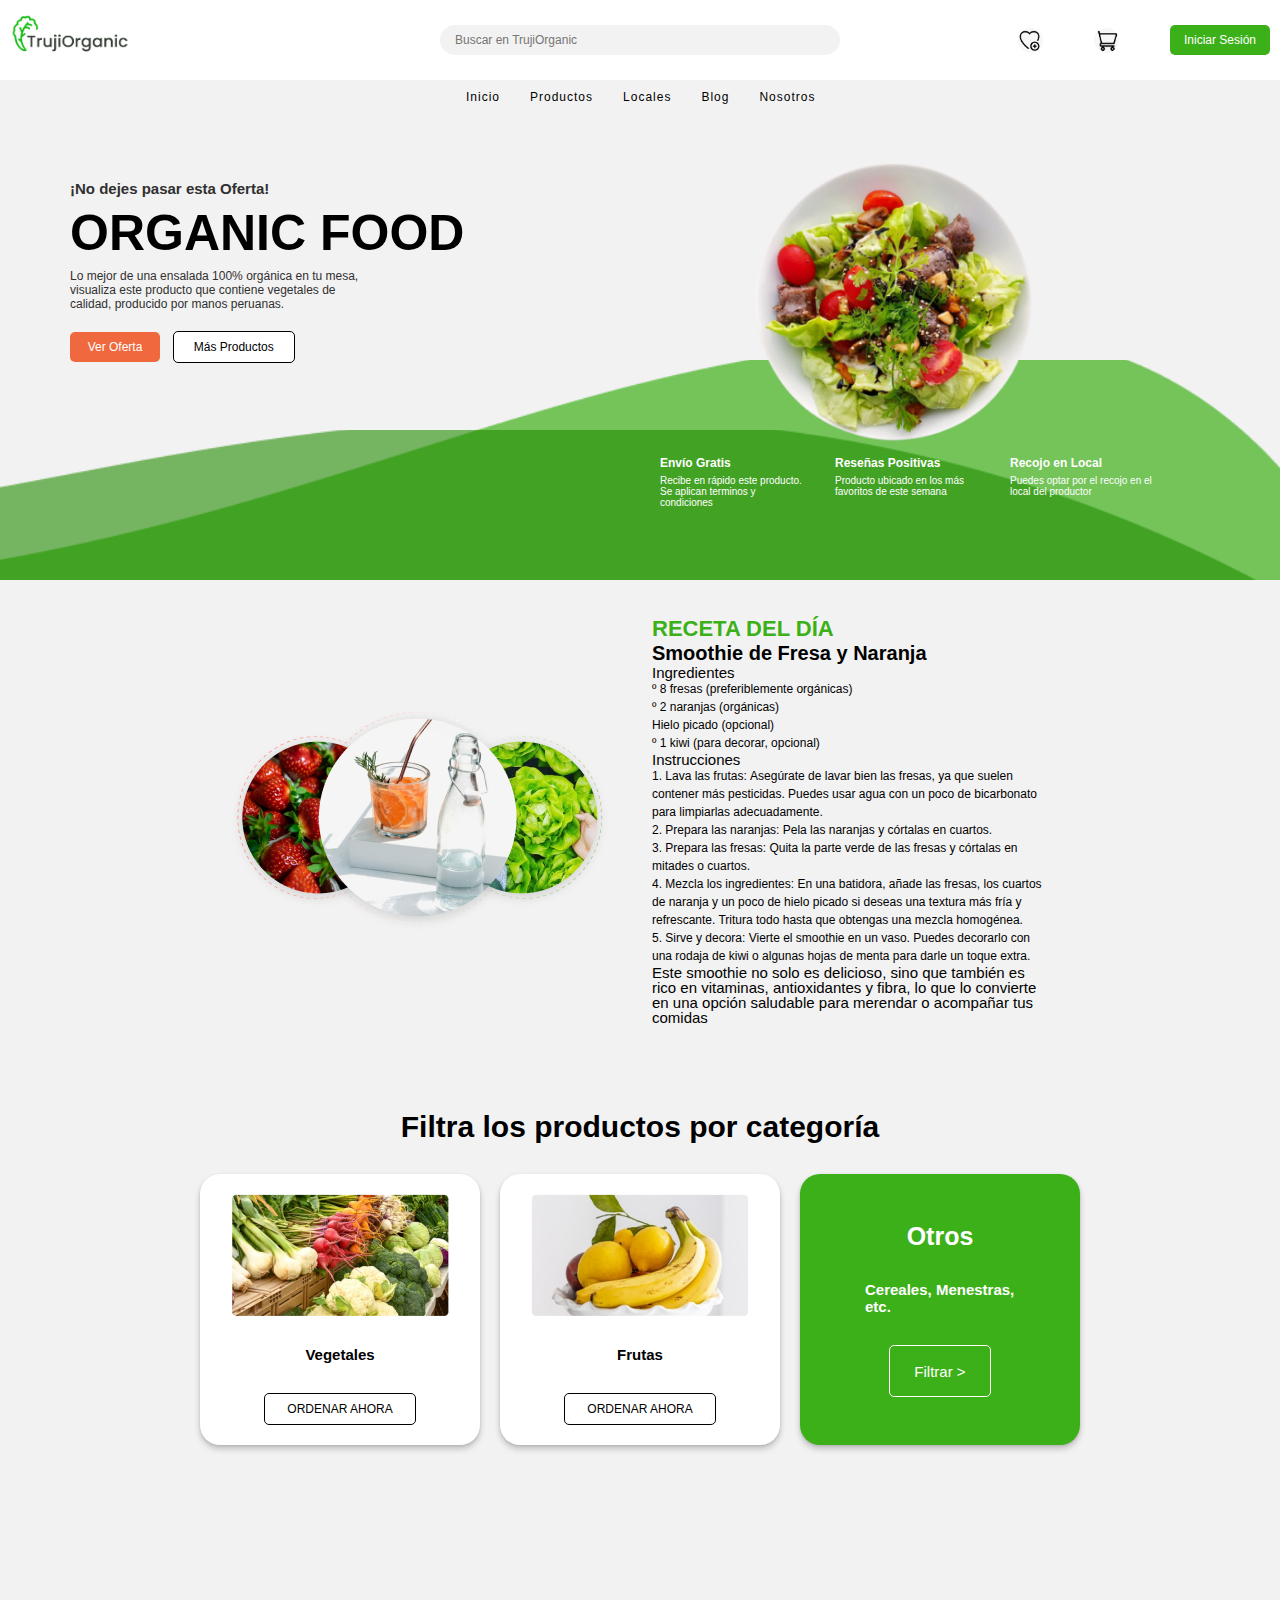
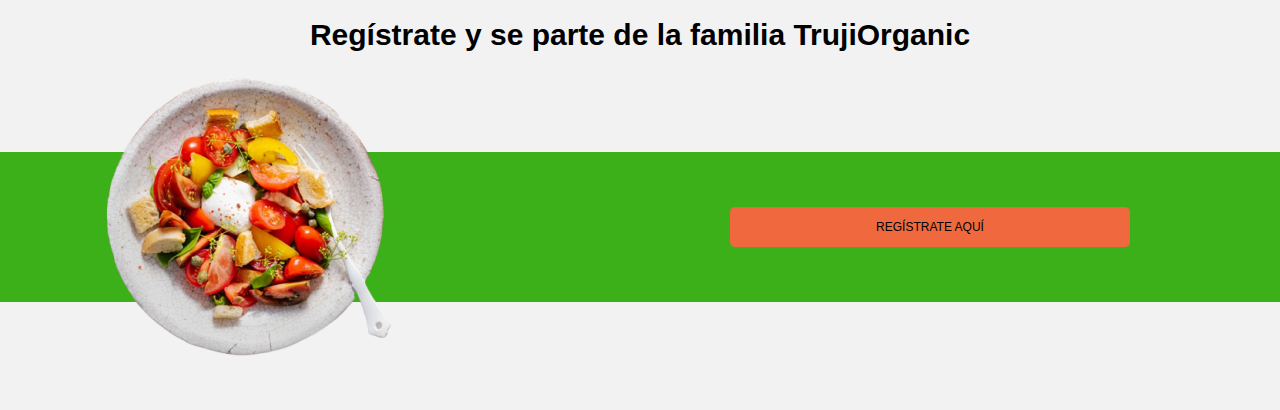
<file: index.html>
<!DOCTYPE html>
<html lang="en">
  <head>
    <meta charset="UTF-8" />
    <meta name="viewport" content="width=device-width, initial-scale=1.0" />
    <meta name="description" content="Página Estática IHM" />
    <title>ORGANIC FOOD</title>
    <link rel="stylesheet" href="styles.css" />
  </head>
  <body>
    <header>
      <div class="header-logo">
        <img src="./assets//img/logoTrujiOrganic.jpeg" alt="logo secundario" />
      </div>
      <div class="header-buscador">
        <input type="text" placeholder="Buscar en TrujiOrganic" />
        <i></i>
      </div>
      <div class="header-acciones">
        <i class="acciones-img1"></i>
        <i class="acciones-img2"></i>
        <button>Iniciar Sesión</button>
      </div>
      <div class="header-navegacion">
        <nav>
          <ul class="header-navegacion-lista">
            <li><a href="#">Inicio</a></li>
            <li><a href="#">Productos</a></li>
            <li><a href="#">Locales</a></li>
            <li><a href="#">Blog</a></li>
            <li><a href="#">Nosotros</a></li>
          </ul>
        </nav>
      </div>
    </header>
    <main>
      <section class="main-presentacion">
        <section class="presentacion-izquierda">
          <div class="presentacion-izquierda-info">
            <h4>¡No dejes pasar esta Oferta!</h4>
            <h1>ORGANIC FOOD</h1>
            <p>
              Lo mejor de una ensalada 100% orgánica en tu mesa, visualiza este
              producto que contiene vegetales de calidad, producido por manos
              peruanas.
            </p>
          </div>
          <div class="presentacion-izquierda-acciones">
            <button>Ver Oferta</button>
            <button>Más Productos</button>
          </div>
          <div class="carrusel"></div>
        </section>
        <section class="presentacion-derecha">
          <div class="imagen">
            <img src="./assets/img/ensalada.png" alt="ensalada" />
          </div>
          <div class="secciones">
            <div class="secciones1">
              <h5>Envío Gratis</h5>
              <p>
                Recibe en rápido este producto. Se aplican terminos y
                condiciones
              </p>
            </div>
            <div class="secciones2">
              <h5>Reseñas Positivas</h5>
              <p>Producto ubicado en los más favoritos de este semana</p>
            </div>
            <div class="secciones3">
              <h5>Recojo en Local</h5>
              <p>Puedes optar por el recojo en el local del productor</p>
            </div>
          </div>
        </section>
        <div class="vector1"></div>
        <div class="vector2"></div>
      </section>
      <section class="receta">
        <div class="receta-imagen">
          <img
            src="./assets/./img/wrapper.png"
            alt="Smoothie de Fresa y Naranja"
          />
        </div>
        <div class="receta-pasos">
          <h3>RECETA DEL DÍA</h3>
          <h2>Smoothie de Fresa y Naranja</h2>
          <p>Ingredientes</p>
          <ul>
            <li>º 8 fresas (preferiblemente orgánicas)</li>
            <li>º 2 naranjas (orgánicas)</li>
            <li>Hielo picado (opcional)</li>
            <li>º 1 kiwi (para decorar, opcional)</li>
          </ul>
          <p>Instrucciones</p>
          <ul>
            <li>
              1. Lava las frutas: Asegúrate de lavar bien las fresas, ya que
              suelen contener más pesticidas. Puedes usar agua con un poco de
              bicarbonato para limpiarlas adecuadamente.
            </li>
            <li>
              2. Prepara las naranjas: Pela las naranjas y córtalas en cuartos.
            </li>
            <li>
              3. Prepara las fresas: Quita la parte verde de las fresas y
              córtalas en mitades o cuartos.
            </li>
            <li>
              4. Mezcla los ingredientes: En una batidora, añade las fresas, los
              cuartos de naranja y un poco de hielo picado si deseas una textura
              más fría y refrescante. Tritura todo hasta que obtengas una mezcla
              homogénea.
            </li>
            <li>
              5. Sirve y decora: Vierte el smoothie en un vaso. Puedes decorarlo
              con una rodaja de kiwi o algunas hojas de menta para darle un
              toque extra.
            </li>
          </ul>
          <p>
            Este smoothie no solo es delicioso, sino que también es rico en
            vitaminas, antioxidantes y fibra, lo que lo convierte en una opción
            saludable para merendar o acompañar tus comidas
          </p>
        </div>
      </section>
      <section class="productos">
        <h2>Filtra los productos por categoría</h2>
        <div class="contenedor">
          <div class="contenedor1">
            <img src="./assets/img/vegetales.png" alt="">
            <h4>Vegetales</h4>
            <button>ORDENAR AHORA</button>
          </div>
          <div class="contenedor2">
            <img src="./assets/img/frutas.png" alt="">
            <h4>Frutas</h4>
            <button>ORDENAR AHORA</button>
          </div>
          <div class="contenedor3">
            <h4>Otros</h4>
            <h5>Cereales, Menestras, etc.</h5>
            <button>Filtrar > </button>
          </div>
        </div>
      </section>
      <section class="registro">
        <h2>Regístrate y se parte de la familia TrujiOrganic</h2>
        <div class="registro-contenedor">
          <img src="./assets/img/ensalada2.png" alt="imagen de ensalada">
          <button>REGÍSTRATE AQUÍ</button>
        </div>
      </section>
    </main>
    <footer></footer>
  </body>
</html>
</file>
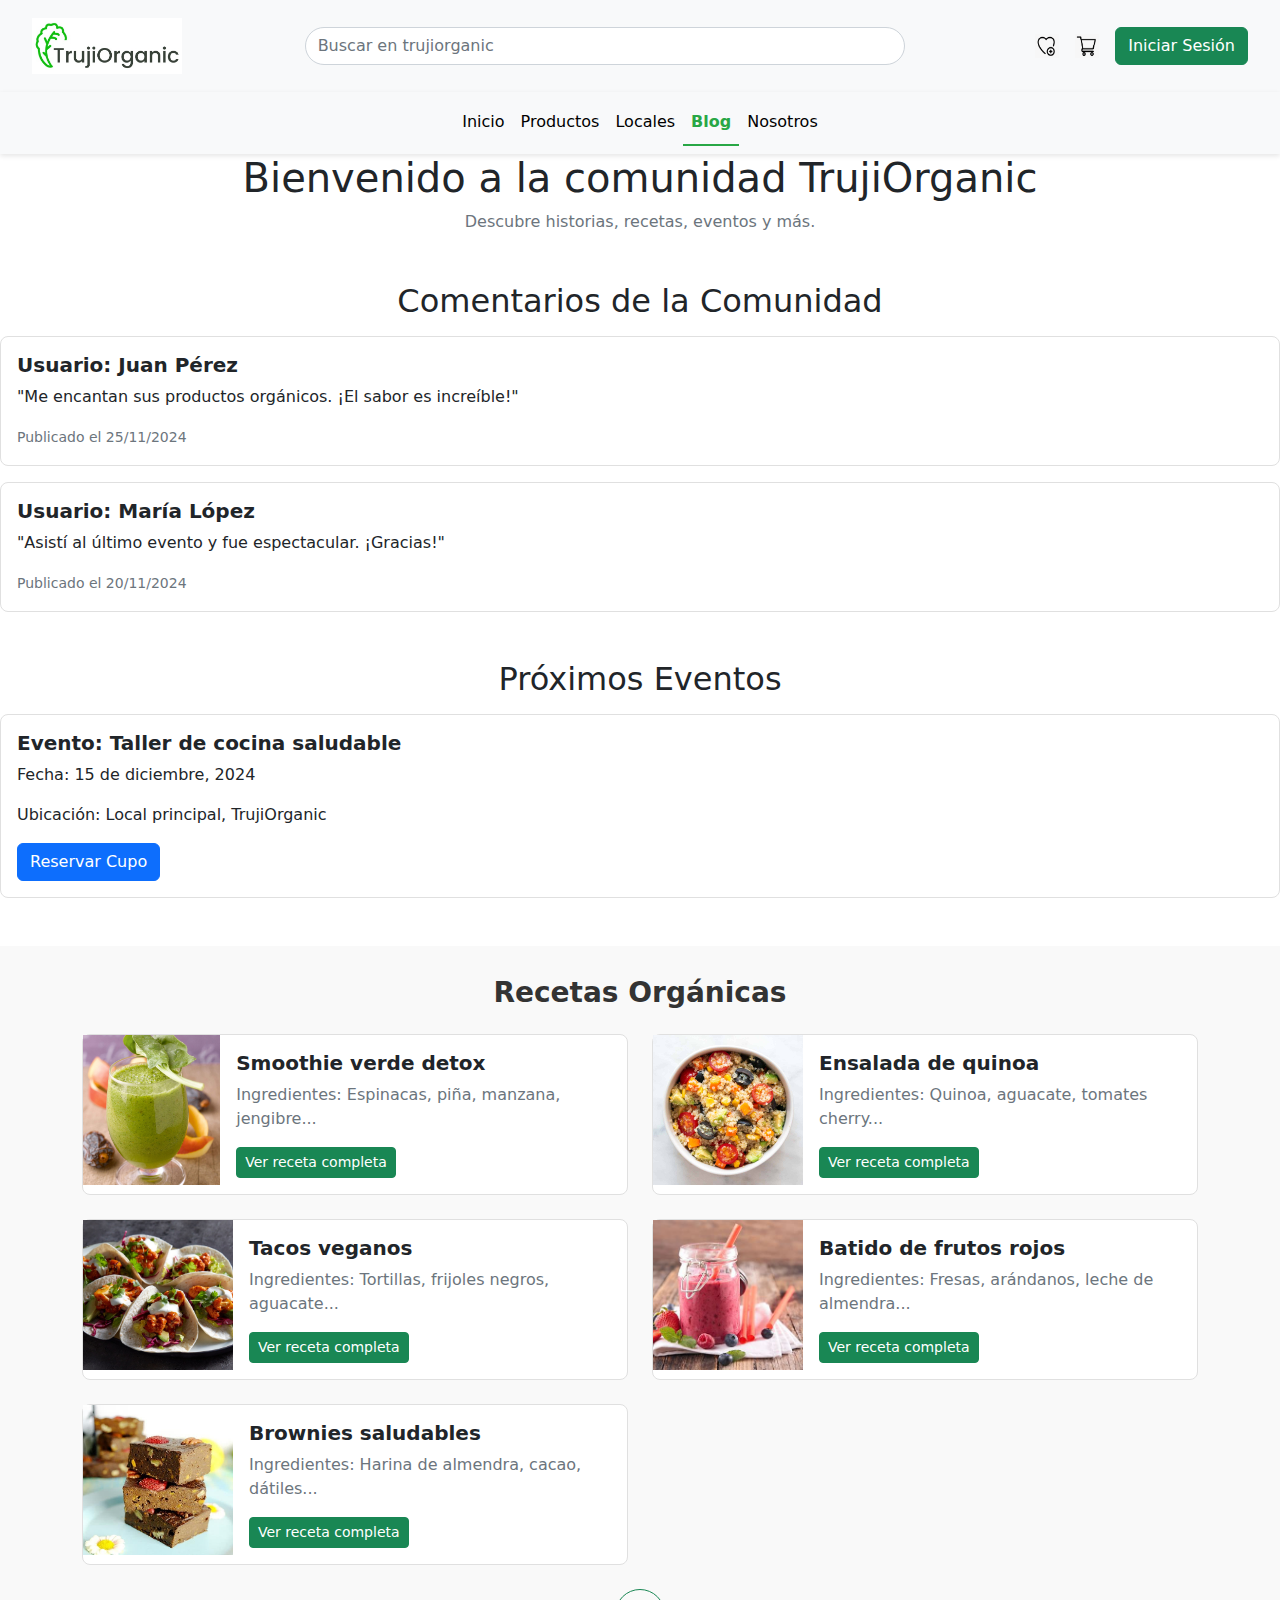
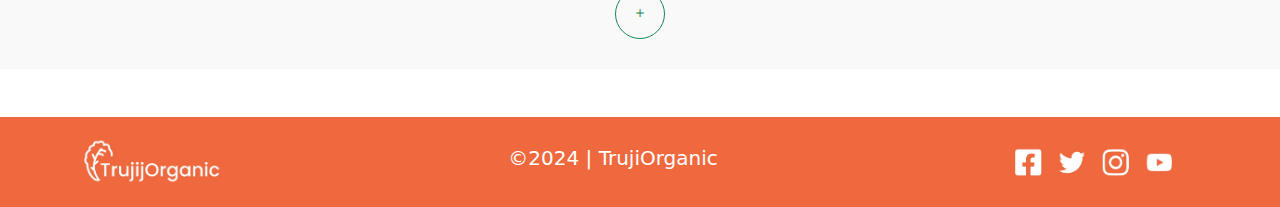
<file: blog.html>
<!DOCTYPE html>
<html lang="en">
<head>
    <meta charset="UTF-8">
    <meta name="viewport" content="width=device-width, initial-scale=1.0">
    <link rel="stylesheet" href="./css/bootstrap.min.css">
    <link rel="stylesheet" href="./css/blogstyle.css">
    <link href="https://cdn.jsdelivr.net/npm/bootstrap-icons/font/bootstrap-icons.css" rel="stylesheet">
	<title>Blog-TrujiOrganic</title>
</head>

<header>

    <div class="container-header">
        <nav class="navbar navbar-light bg-light">
            <div class="container-fluid d-flex align-items-center justify-content-between">
        
              <div class="d-flex align-items-center">
                <img class="logo" src="./img/logoTrujiOrganic.jpeg" alt="Logo TrujiOrganic">
              </div>
      
              <div class="search-bar w-50">
                <form class="d-flex" role="search">
                  <input class="form-control me-2" type="search" placeholder="Buscar en trujiorganic" aria-label="Search">
                </form>
              </div>
      
              <div class="icons d-flex align-items-center">
                <a href="#" class="me-3">
                  <img src="./img/favoritosLogo.jpeg" alt="Favoritos" width="24" height="24">
                </a>
                <a href="#" class="me-3 position-relative">
                  <img src="./img/carritoComprasLogo.jpeg" alt="Carrito de Compras" width="24" height="24">
                </a>
                <a href="#" class="btn btn-success">Iniciar Sesión</a>
              </div>

            </div>
        </nav>
    </div>
   
</header>

<body>
    <!-- Menú de navegación -->
  <div class="menu-container">
    <nav class="navbar navbar-expand-lg navbar-light bg-light">
      <div class="container">
        <ul class="navbar-nav mx-auto">
          <li class="nav-item">
            <a class="nav-link" href="#">Inicio</a>
          </li>
          <li class="nav-item">
            <a class="nav-link" href="#">Productos</a>
          </li>
          <li class="nav-item">
            <a class="nav-link" href="#">Locales</a>
          </li>
          <li class="nav-item">
            <a class="nav-link active" href="#">Blog</a>
          </li>
          <li class="nav-item">
            <a class="nav-link" href="#">Nosotros</a>
          </li>
        </ul>
      </div>
    </nav>
  </div>

  <!-- Apartado del Blog -->
    <h1 class="text-center">Bienvenido a la comunidad TrujiOrganic</h1>
    <p class="text-center text-muted">Descubre historias, recetas, eventos y más.</p>

    <!-- Sección de comentarios de usuarios -->
    <section class="user-comments my-5">
      <h2 class="text-center">Comentarios de la Comunidad</h2>
      <div class="comment-card card my-3">
        <div class="card-body">
          <h5 class="card-title">Usuario: Juan Pérez</h5>
          <p class="card-text">"Me encantan sus productos orgánicos. ¡El sabor es increíble!"</p>
          <small class="text-muted">Publicado el 25/11/2024</small>
        </div>
      </div>
      <div class="comment-card card my-3">
        <div class="card-body">
          <h5 class="card-title">Usuario: María López</h5>
          <p class="card-text">"Asistí al último evento y fue espectacular. ¡Gracias!"</p>
          <small class="text-muted">Publicado el 20/11/2024</small>
        </div>
      </div>
    </section>

    <!-- Sección de eventos -->
    <section class="events-section my-5">
      <h2 class="text-center">Próximos Eventos</h2>
      <div class="event-card card my-3">
        <div class="card-body">
          <h5 class="card-title">Evento: Taller de cocina saludable</h5>
          <p class="card-text">Fecha: 15 de diciembre, 2024</p>
          <p class="card-text">Ubicación: Local principal, TrujiOrganic</p>
          <a href="#" class="btn btn-primary">Reservar Cupo</a>
        </div>
      </div>
    </section>

    <!-- Sección de recetas -->
    <section class="recipes-section my-5">
  <div class="container">
    <h2 class="text-center mb-4">Recetas Orgánicas</h2>
    <div class="row">
      <!-- Tarjetas de recetas -->
      <div class="col-md-6 mb-4">
        <div class="card h-100 d-flex flex-row">
          <img src="./img/Smoothie verde detox.jpg" class="card-img-left img-fluid" alt="Smoothie verde detox" style="width: 150px; height: 150px; object-fit: cover;">
          <div class="card-body">
            <h5 class="card-title">Smoothie verde detox</h5>
            <p class="card-text text-muted">Ingredientes: Espinacas, piña, manzana, jengibre...</p>
            <a href="#" class="btn btn-success btn-sm">Ver receta completa</a>
          </div>
        </div>
      </div>
      <div class="col-md-6 mb-4">
        <div class="card h-100 d-flex flex-row">
          <img src="./img/ensaladaQuinoa.jpg" class="card-img-left img-fluid" alt="Ensalada de quinoa" style="width: 150px; height: 150px; object-fit: cover;">
          <div class="card-body">
            <h5 class="card-title">Ensalada de quinoa</h5>
            <p class="card-text text-muted">Ingredientes: Quinoa, aguacate, tomates cherry...</p>
            <a href="#" class="btn btn-success btn-sm">Ver receta completa</a>
          </div>
        </div>
      </div>
      <div class="col-md-6 mb-4">
        <div class="card h-100 d-flex flex-row">
          <img src="./img/tacosVeganos.jpg" class="card-img-left img-fluid" alt="Tacos veganos" style="width: 150px; height: 150px; object-fit: cover;">
          <div class="card-body">
            <h5 class="card-title">Tacos veganos</h5>
            <p class="card-text text-muted">Ingredientes: Tortillas, frijoles negros, aguacate...</p>
            <a href="#" class="btn btn-success btn-sm">Ver receta completa</a>
          </div>
        </div>
      </div>
      <div class="col-md-6 mb-4">
        <div class="card h-100 d-flex flex-row">
          <img src="./img/batidoFrutosRojos.jpg" class="card-img-left img-fluid" alt="Batido de frutos rojos" style="width: 150px; height: 150px; object-fit: cover;">
          <div class="card-body">
            <h5 class="card-title">Batido de frutos rojos</h5>
            <p class="card-text text-muted">Ingredientes: Fresas, arándanos, leche de almendra...</p>
            <a href="#" class="btn btn-success btn-sm">Ver receta completa</a>
          </div>
        </div>
      </div>
      <div class="col-md-6 mb-4">
        <div class="card h-100 d-flex flex-row">
          <img src="./img/brownieSaludable.jpg" class="card-img-left img-fluid" alt="Brownies saludables" style="width: 150px; height: 150px; object-fit: cover;">
          <div class="card-body">
            <h5 class="card-title">Brownies saludables</h5>
            <p class="card-text text-muted">Ingredientes: Harina de almendra, cacao, dátiles...</p>
            <a href="#" class="btn btn-success btn-sm">Ver receta completa</a>
          </div>
        </div>
      </div>
    </div>
    <!-- Botón circular para cargar más -->
    <div class="text-center">
      <button class="btn btn-outline-success rounded-circle" style="width: 50px; height: 50px;">
        <i class="bi bi-plus"></i>
      </button>
    </div>
  </div>
    </section>

    <script src="./js/bootstrap.bundle.min.js"></script>
</body>

<footer>
  <div class="container d-flex justify-content-between align-items-center">
      <div class="footer-left d-flex align-items-center">
          <img src="./img/logoNaranjaTrujiOrganic.jpeg" alt="Logo TrujiOrganic" class="footer-logo">
      </div>

      <h5 class="text-center">©2024 | TrujiOrganic</h5>

      <div class="footer-right">
          <a href="#" class="me-3">
              <img src="./img/redesSocialesLogo.jpeg" alt="Facebook" class="social-icon">
          </a>
      </div>
  </div>
</footer>

</html>
</file>
<file: styles.css>
* {
  margin: 0;
  padding: 0;
  box-sizing: border-box;
}

html {
  font-size: 62.5%;
  font-family: Arial, Helvetica, sans-serif;
}

body {
  display: flex;
  justify-content: center;
  flex-direction: column;
  align-items: center;
}

button {
  all: unset;
  text-align: center;
  font-size: 1.2rem;
  cursor: pointer;
}

input {
  all: unset;
  font: inherit;
  font-size: 1.2rem;
  box-sizing: border-box;
}

header {
  height: 80px;
  max-width: 1300px;
  width: 100%;
  display: flex;
  justify-content: space-around;
  align-items: center;
  position: relative;
  padding: 10px;
  background-color: #ffff;
}

li {
  all: unset;
}

a {
  all: unset;
  cursor: pointer;
}

.header-logo {
  flex: 1;
  margin-bottom: 10px;
}

.header-logo img {
  width: 120px;
}

.header-acciones {
  flex: 1;
  display: flex;
  justify-content: space-between;
  align-items: center;
}

.header-acciones i {
  width: 25px;
  height: 25px;
  border-radius: 50%;
  background-size: cover;
  background-position: center;
  background-repeat: no-repeat;
}

.header-acciones i:nth-of-type(1) {
  background-image: url("./assets/icon/favoritosLogo.jpeg");
}

.header-acciones i:nth-of-type(2) {
  background-image: url("./assets/icon/carritoComprasLogo.jpeg");
}

.header-acciones button {
  width: 100px;
  height: 30px;
  border-radius: 5px;
  box-shadow: 0;
  border-color: #3cb018;
  color: white;
  background-color: #3cb018;
}

.header-buscador {
  flex: 3;
  display: flex;
  justify-content: center;
  align-items: center;
}

.header-buscador input {
  width: 400px;
  height: 30px;
  border-radius: 22px;
  padding-left: 15px;
  background-color: #f3f2f2;
}

.header-navegacion {
  position: absolute;
  left: calc(50% - 174px);
  bottom: -30%;
}

.header-navegacion-lista {
  display: flex;
  gap: 30px;
}

.header-navegacion-lista a {
  font-size: 1.2rem;
  letter-spacing: 1px;
}

main {
  background-color: #f3f2f2;
  max-width: 1300px;
  width: 100%;
}

.main-presentacion {
  height: 500px;
  width: 100%;
  display: flex;
  padding: 70px 50px 20px;
  position: relative;
}

.presentacion-izquierda {
  padding: 30px 20px 20px;
  flex: 1;
}

.presentacion-izquierda-info h4 {
  font-size: 1.5rem;
  color: #303030;
}

.presentacion-izquierda-info h1 {
  font-size: 5rem;
  padding: 7px 0;
}

.presentacion-izquierda-info p {
  width: 300px;
  font-size: 1.2rem;
  color: #303030;
}

.presentacion-izquierda-acciones{
  margin-top: 20px;
}

.presentacion-izquierda-acciones button{
  width: 90px;
  height: 30px;
  border-radius: 5px;
}

.presentacion-izquierda-acciones button:nth-of-type(1) {
  background-color: #F0693E;
  color: white;
  margin-right: 10px;
}

.presentacion-izquierda-acciones button:nth-of-type(2) {
  background-color: #FFFF;
  border: solid black 1px;
  color: black;
  width: 120px;
}

.presentacion-derecha {
  flex: 1;
  position: relative;
  z-index: 20;
}

.presentacion-derecha .imagen {
  display: flex;
  justify-content: center;
  padding-right: 100px;
}

.presentacion-derecha .imagen img {
  width: 300px;
}

.presentacion-derecha .secciones{
  width: 500px;
  display: flex;
  justify-content: space-between;
}

.presentacion-derecha .secciones div {
  width: 150px;
  height: 60px;
  color: white;
}

.presentacion-derecha .secciones h5{
  font-size: 1.2rem;
  margin-bottom: 5px;
}

.vector1 {
  width: 100%;
  height: 220px;
  position: absolute;
  left: 0;
  bottom: 0;
  background-size: cover;
  background-position: center;
  background-repeat: no-repeat;
  background-image: url("./assets/img/Vector.png");
}

.vector2 {
  width: 100%;
  height: 150px;
  position: absolute;
  left: 0;
  bottom: 0;
  background-size: cover;
  background-position: center;
  background-repeat: no-repeat;
  background-image: url("./assets/img/Vector\ 2.png");
}


.receta {
  display: flex;
  height: 480px;
  justify-content: center;
  margin-bottom: 50px;
}

.receta-imagen{
  display: flex;
  justify-content: center;
  align-items: center;
  margin-right: 40px;
}

.receta-pasos{
  width: 400px;
  display: flex;
  justify-content: center;
  align-items: start;
  flex-direction: column;
}

.receta-pasos h3{
  color: #3cb018;
  font-size: 2.2rem;
}

.receta-pasos h2{
  font-size: 2rem;
}

.receta-pasos p{
  font-size: 1.5rem;
  line-height: 15px;
}

.receta-pasos li{
  font-size: 1.2rem;
  line-height: 18px;
}

.receta-pasos ul {
  display: flex;
  flex-direction: column;
}

.productos {
  display: flex;
  height: 400px;
  flex-direction: column;
  align-items: center;
  gap: 30px;
}

.productos h2 {
  font-size: 3rem;
}

.contenedor{
  display: flex;
  gap: 20px;
}

.contenedor div {
  width: 280px;
  display: flex;
  flex-direction: column;
  align-items: center;
  gap: 30px;
  padding: 20px;
  background-color: white;
  border-radius: 20px;
  box-shadow:  0 4px 6px rgba(0, 0, 0, 0.2), 0 1px 3px rgba(0, 0, 0, 0.1);
}

.contenedor div h4{
  font-size: 1.5rem;
}

.contenedor div button{
  border-radius: 5px;
  border: solid 1px black;
  height: 30px;
  width: 150px;
}

.contenedor .contenedor3 {
  background-color: #3cb018;
  color: white;
  display: flex;
  flex-direction: column;
  justify-content: center;
  align-items: center;
}

.contenedor .contenedor3 h4{
  font-size: 2.5rem;
}

.contenedor .contenedor3 h5{
  width: 150px;
  font-size: 1.5rem;
}

.contenedor .contenedor3 button{
  border: solid 1px white;
  font-size: 1.5rem;
  width: 100px;
  height: 50px;
}

.registro{
  display: flex;
  height: 500px;
  flex-direction: column;
  align-items: center;
  justify-content: center;
  gap: 100px;
  
}

.registro h2{
  font-size: 3rem;
}

.registro-contenedor {
  background-color: #3cb018;
  height: 150px;
  width: 100%;
  position: relative;
}

.registro-contenedor img{
  position: absolute;
  top: -50%;
  left: 100px;
}

.registro-contenedor button{
  height: 40px;
  width: 400px;
  background-color: #F0693E;
  border-radius: 5px;
  position: absolute;
  top: calc(50% - 20px);
  right: 150px;
}
</file>
<file: css/blogstyle.css>
header {
    background-color: #f8f9fa;
    padding: 10px 20px;
  }
  
  .logo {
    width: 150px;
  }
  
  .search-bar input {
    border-radius: 20px;
  }
  
  .icons img {
    cursor: pointer;
  }
  
  .icons .badge {
    font-size: 12px;
  }

  /* Menú de navegación */
.menu-container {
    background-color: #f8f9fa;
    box-shadow: 0 2px 5px rgba(0, 0, 0, 0.1);
  }
  
  .navbar-nav .nav-link {
    color: #000;
    font-weight: 500;
    padding: 10px 15px;
  }
  
  .navbar-nav .nav-link.active {
    font-weight: bold;
    color: #28a745; /* Resaltado en verde */
    border-bottom: 2px solid #28a745;
  }
  
  /* Blog Container */
  .blog-container {
    background-color: #fff;
    border-radius: 10px;
    padding: 20px;
    box-shadow: 0 4px 8px rgba(0, 0, 0, 0.1);
  }
  
  /* Cartas */
  .card {
    border: 1px solid #e0e0e0;
    border-radius: 8px;
  }
  
  .card .card-title {
    font-weight: bold;
  }
  



  
  .recipes-section {
    padding: 30px 0;
    background-color: #f9f9f9;
    display: flex;
  flex-wrap: wrap; /* Permite que las tarjetas se envuelvan en múltiples filas */
  justify-content: center; /* Centra horizontalmente las tarjetas */
  }
  
  .recipes-section h2 {
    font-size: 28px;
    font-weight: bold;
    color: #333;
    margin-bottom: 20px;
    text-align: center;
  }
  
  .recipe-card {
    width: 200px; /* Ajusta el ancho según tus necesidades */
    margin: 10px;
    border: 1px solid #ddd;
    border-radius: 10px;
    box-shadow: 0 4px 6px rgba(0, 0, 0, 0.1);
    overflow: hidden;
    display: flex;
    flex-direction: column;
    align-items: center; 
    text-align: center; /* Centra el contenido de la tarjeta */
    transition: transform 0.2s, box-shadow 0.2s;
  }
  
  
  .recipe-card:hover {
    transform: translateY(-5px);
    box-shadow: 0 6px 12px rgba(0, 0, 0, 0.15);
  }
  
  .recipe-card img {
    width: 100%; /* Image takes full width of the card */
    height: auto;
    object-fit: cover;
  }
  
  .recipe-card .card-body {
    padding: 20px;
    text-align: center; /* Centered content within the card */
  }
  
  .recipe-card .card-title {
    font-size: 18px;
    font-weight: bold;
    color: #333;
    margin-bottom: 10px;
  }
  
  .recipe-card .card-text {
    font-size: 14px;
    color: #777;
    margin-bottom: 15px;
  }
  
  .recipe-card .btn-success {
    font-size: 14px;
    padding: 8px 12px;
    background-color: #4CAF50;
    border-color: #4CAF50;
  }
  
  /* Responsive Design */
  @media (max-width: 768px) {
    .recipe-card {
      flex-direction: column; /* Stack cards vertically on smaller screens */
    }
  }

 
  /* Footer */
  footer {
    background-color: #F0693E;
    color: #fff;
    padding: 20px;
    display: flex; /* Utilizamos flexbox para un mejor control de la distribución */
    justify-content: space-between; /* Distribuye los elementos de forma equitativa */
    align-items: center; /* Centra verticalmente los elementos 1  */
  }
  
  .footer-left {
    display: flex;
    align-items: center;
  }
  
  .footer-logo {
    height: 50px;
  }
  
  .footer-right {
    display: flex;
  }
  
  .social-icon {
    height: 50px;
  }
  
  @media (max-width: 768px) { /* Para pantallas pequeñas */
    footer {
      flex-direction: column; /* Apila los elementos verticalmente */
      text-align: center;
    }
  }
</file>
